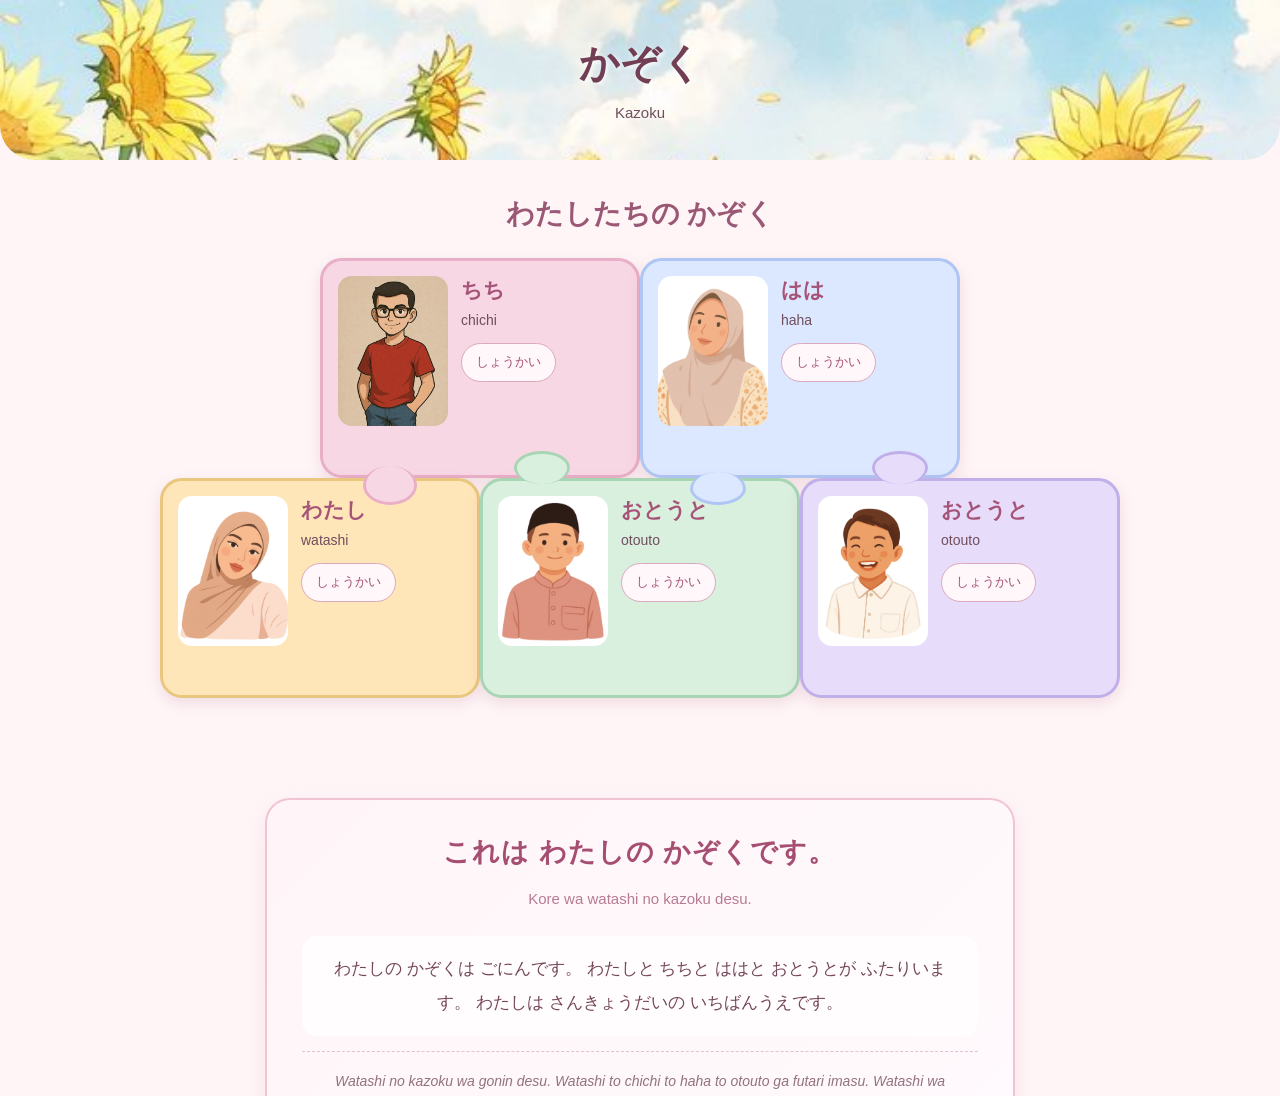
<file: index.html>
<!DOCTYPE html>
<html lang="id">
<head>
    <meta charset="UTF-8">
    <meta http-equiv="refresh" content="0; url=silsilah_keluarga/index.html">
    <title>Silsilah Keluarga</title>
</head>
<body>
    <p>Membuka website silsilah keluarga...</p>
    <a href="silsilah-keluarga/index.html">Klik di sini jika tidak terbuka.</a>
</body>
</html>
</file>
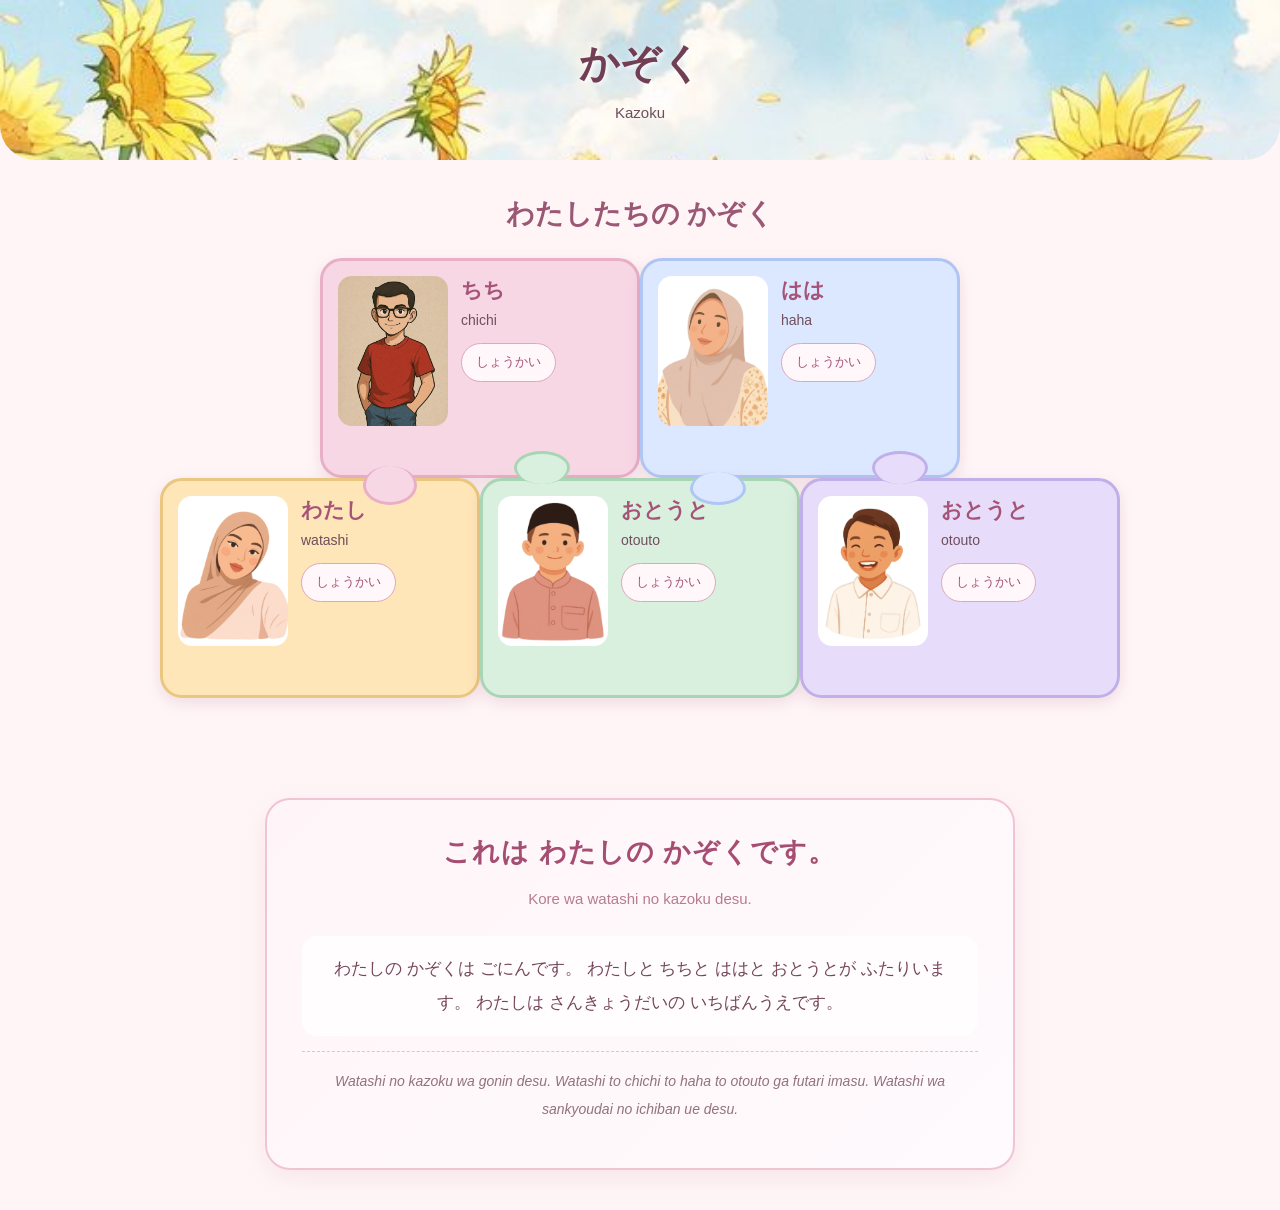
<file: silsilah_keluarga/index.html>
<!DOCTYPE html>
<html lang="id">
<head>
    <meta charset="UTF-8">
    <meta name="viewport" content="width=device-width, initial-scale=1.0">
    <title>kazoku</title>
    <link rel="stylesheet" href="style.css">
</head>
<body>

    <header class="header">
        <h1>かぞく</h1>
        <p>Kazoku</p>
    </header>

    <main class="diagram">
        <h2>わたしたちの かぞく</h2>

        <!-- BAGIAN ORANG TUA -->
        <div class="orangtua">

            <!-- AYAH: BAJU MERAH -->
            <div class="anggota">
                <img src="foto/ayah.jpeg" alt="Foto Ayah">

                <div class="detail">
                    <h3>ちち</h3>
                    <h4>chichi</h4>

                    <button class="btn-deskripsi"
                        onclick="toggleDeskripsi(this)">
                        しょうかい
                    </button>

                    <div class="deskripsi-lengkap" style="display: none;">
                        <p>あかい ふくを きている ひとは ちちです。かっこよくて、やさしいです。</p>
                        <p>Romaji: Akai fuku o kite iru hito wa chichi desu. Kakkoyokute, yasashii desu.</p>
                        <p>Arti: Orang yang memakai baju merah itu ayah. Dia keren dan baik hati.</p>
                    </div>
                </div>
            </div>

            <!-- IBU: BAJU KUNING -->
            <div class="anggota">
                <img src="foto/mak.png" alt="Foto Ibu">

                <div class="detail">
                    <h3>はは</h3>
                    <h4>haha</h4>

                    <button class="btn-deskripsi"
                        onclick="toggleDeskripsi(this)">
                        しょうかい
                    </button>

                    <div class="deskripsi-lengkap" style="display: none;">
                        <p>きいろい ふくを きている ひとは ははです。きれいで、がまんづよいです。</p>
                        <p>Romaji: Kiiroi fuku o kite iru hito wa haha desu. Kirei de, gamanzuyoi desu.</p>
                        <p>Arti: Orang yang memakai baju kuning itu ibu. Dia cantik dan sabar.</p>
                    </div>
                </div>
            </div>

        </div>


        <!-- BAGIAN ANAK-ANAK -->
        <div class="anak-anak">

            <!-- ANAK PERTAMA: AKU, BAJU PINK -->
            <div class="anggota">
                <img src="foto/me.png" alt="Foto Aku">

                <div class="detail">
                    <h3>わたし</h3>
                    <h4>watashi</h4>

                    <button class="btn-deskripsi"
                        onclick="toggleDeskripsi(this)">
                        しょうかい
                    </button>

                    <div class="deskripsi-lengkap" style="display: none;">
                        <p>ピンクの ふくを きている ひとは わたしです。かわいくて、あかるいです。</p>
                        <p>Romaji: Pinku no fuku o kite iru hito wa watashi desu. Kawaikute, akarui desu.</p>
                        <p>Arti: Orang yang memakai baju pink itu aku. Aku cantik dan ceria.</p>
                    </div>
                </div>
            </div>


            <!-- ANAK KEDUA: BAJU COKELAT -->
            <div class="anggota">
                <img src="foto/imam.png" alt="Foto Adik Pertama">

                <div class="detail">
                    <h3>おとうと</h3>
                    <h4>otouto</h4>

                    <button class="btn-deskripsi"
                        onclick="toggleDeskripsi(this)">
                        しょうかい
                    </button>

                    <div class="deskripsi-lengkap" style="display: none;">
                        <p>ちゃいろの ふくを きている ひとは いちばんめの おとうとです。がまんづよくて、あたまがいいです。</p>
                        <p>Romaji: Chairo no fuku o kite iru hito wa ichibanme no otouto desu. Gamanzuyokute, atama ga ii desu.</p>
                        <p>Arti: Orang yang memakai baju cokelat itu adik laki-lakiku yang pertama. Dia penyabar dan pintar.</p>
                    </div>
                </div>
            </div>


            <!-- ANAK KETIGA: BAJU PUTIH -->
            <div class="anggota">
                <img src="foto/nafi.png" alt="Foto Adik Kedua">

                <div class="detail">
                    <h3>おとうと</h3>
                    <h4>otouto</h4>

                    <button class="btn-deskripsi"
                        onclick="toggleDeskripsi(this)">
                        しょうかい
                    </button>

                    <div class="deskripsi-lengkap" style="display: none;">
                        <p>しろい ふくを きている ひとは おとうとです。かっこよくて、おしゃべりです。</p>
                        <p>Romaji: Shiroi fuku o kite iru hito wa otouto desu. Kakkoyokute, oshaberi desu.</p>
                        <p>Arti: Orang yang memakai baju putih itu adik laki-lakiku. Dia ganteng dan cerewet.</p>
                    </div>
                </div>
            </div>

        </div>
    </main>



<section class="deskripsi">
    <h2>これは わたしの かぞくです。</h2>
    <h4>Kore wa watashi no kazoku desu.</h4>

    <p>
        わたしの かぞくは ごにんです。
        わたしと ちちと ははと おとうとが ふたりいます。
        わたしは さんきょうだいの いちばんうえです。
    </p>

    <p>
        Watashi no kazoku wa gonin desu.
        Watashi to chichi to haha to otouto ga futari imasu.
        Watashi wa sankyoudai no ichiban ue desu.
    </p>
</section>


    <script>
        function toggleDeskripsi(button) {
            const deskripsi = button.nextElementSibling;

            if (deskripsi.style.display === "none") {
                deskripsi.style.display = "block";
                button.textContent = "とじる";
            } else {
                deskripsi.style.display = "none";
                button.textContent = "♡ しょうかい";
            }
        }
    </script>

</body>
</html>
</file>
<file: silsilah_keluarga/style.css>
/* =========================
   1. PENGATURAN DASAR
========================= */
* {
    margin: 0;
    padding: 0;
    box-sizing: border-box;
}

body {
    font-family: Arial, sans-serif;
    background-color: #fff5f7;
    color: #59434b;
    overflow-x: hidden;
}

img {
    max-width: 100%;
}

/* =========================
   2. HEADER
========================= */
.header {
    min-height: 160px;
    background-image: url("foto/bc2.jpeg");
    background-size: cover;
    background-position: center;
    background-repeat: no-repeat;
    display: flex;
    flex-direction: column;
    justify-content: center;
    align-items: center;
    text-align: center;
    padding: 20px;
    border-radius: 0 0 35px 35px;
    overflow: hidden;
}

.header h1 {
    font-family: Georgia, serif;
    font-size: 40px;
    color: #713e54;
    margin-bottom: 10px;
    text-shadow: 2px 2px 5px white;
}

.header p {
    font-size: 15px;
    color: #704e5d;
    text-shadow: 1px 1px 3px white;
    line-height: 1.6;
}

/* =========================
   3. BAGIAN DIAGRAM
========================= */
.diagram {
    width: 100%;
    padding: 35px 20px;
    text-align: center;
    background: #fff5f7;
}

.diagram h2 {
    font-family: Georgia, serif;
    font-size: 28px;
    color: #9b5875;
    margin-bottom: 25px;
}

/* Orang tua */
.orangtua {
    display: flex;
    justify-content: center;
    align-items: stretch;
    gap: 0;
    margin-bottom: 0;
}

/* Anak-anak: tiga kolom sejajar */
.anak-anak {
    display: flex;
    flex-direction: row;
    justify-content: center;
    align-items: stretch;
    gap: 0;
    margin-top: 0;
    position: relative;
}

/* =========================
   4. CARD KELUARGA
========================= */
.anggota {
    width: 320px;
    min-width: 0;
    min-height: 220px;
    flex-shrink: 1;
    padding: 15px;
    border: 3px solid #f3cddd;
    border-radius: 22px;
    box-shadow: 0 5px 15px rgba(150, 80, 110, 0.15);
    transition: transform 0.3s ease;
    display: flex;
    flex-direction: row;
    align-items: flex-start;
    gap: 13px;
    position: relative;
}

.anggota:hover {
    transform: translateY(-4px);
}

.anggota img {
    width: 110px;
    height: 150px;
    flex-shrink: 0;
    object-fit: cover;
    border-radius: 14px;
}

.detail {
    flex: 1;
    min-width: 0;
    text-align: left;
}

.anggota h3 {
    font-size: 21px;
    color: #a65378;
    margin-bottom: 5px;
    overflow-wrap: anywhere;
}

.anggota h4 {
    font-size: 14px;
    font-weight: normal;
    color: #704e5d;
    margin-top: 5px;
    line-height: 1.6;
    overflow-wrap: anywhere;
}

/* =========================
   5. INFORMASI ANGGOTA
========================= */
.info {
    margin-top: 12px;
    text-align: left;
    border-top: 1px solid #f1d1dd;
    padding-top: 12px;
}

.info-item {
    display: flex;
    align-items: flex-start;
    gap: 8px;
    margin-bottom: 12px;
}

.ikon {
    min-width: 24px;
    font-size: 18px;
}

.info-item p {
    font-size: 13px;
    line-height: 1.5;
    margin-bottom: 4px;
    overflow-wrap: anywhere;
}

.info-item .label {
    color: #92536e;
    font-weight: bold;
}

.info-item .isi {
    color: #59434b;
}

/* =========================
   6. TOMBOL PERKENALAN
========================= */
.btn-deskripsi {
    display: inline-block;
    max-width: 100%;
    background-color: #fff7fa;
    color: #a65378;
    border: 1px solid #dba9bd;
    border-radius: 20px;
    padding: 9px 14px;
    margin-top: 12px;
    font-size: 13px;
    line-height: 1.4;
    cursor: pointer;
    overflow-wrap: anywhere;
    transition: background-color 0.3s ease,
                color 0.3s ease;
}

.btn-deskripsi:hover {
    background-color: #a65378;
    color: white;
}

/* =========================
   7. WARNA PUZZLE KELUARGA
========================= */

/* Ayah */
.orangtua .anggota:first-child {
    background-color: #F8D7E5;
    border-color: #E8AFC7;
}

/* Ibu */
.orangtua .anggota:last-child {
    background-color: #DCE8FF;
    border-color: #AFC6F5;
}

/* Anak pertama */
.anak-anak .anggota:nth-child(1) {
    background-color: #FFE6B8;
    border-color: #EAC77F;
}

/* Anak kedua */
.anak-anak .anggota:nth-child(2) {
    background-color: #D9F0DF;
    border-color: #A8D6B5;
}

/* Anak ketiga */
.anak-anak .anggota:nth-child(3) {
    background-color: #E7DDFB;
    border-color: #C1AFE9;
}

/* =========================
   8. LEKUKAN PUZZLE
   KODE ASLI KAMU
========================= */

.orangtua .anggota {
    position: relative;
    overflow: visible;
}

.anak-anak {
    position: relative;
}

/* Lekukan puzzle Ayah */
.orangtua .anggota:first-child {
    position: relative;
    overflow: visible;
}

.orangtua .anggota:first-child::after {
    content: "";
    position: absolute;
    width: 48px;
    height: 36px;
    bottom: -30px;
    right: 70%;
    background: #F8D7E5;
    border: 3px solid #E8AFC7;
    border-top: none;
    border-radius: 50%;
    z-index: 3;
    pointer-events: none;
}

/* Tonjolan puzzle anak kedua */
.anak-anak .anggota:nth-child(2) {
    position: relative;
    overflow: visible;
}

.anak-anak .anggota:nth-child(2)::after {
    content: "";
    position: absolute;
    width: 50px;
    height: 30px;
    top: -30px;
    left: 10%;
    background: #D9F0DF;
    border: 3px solid #A8D6B5;
    border-bottom: none;
    border-radius: 50%;
    z-index: 5;
    pointer-events: none;
}

/* Lekukan puzzle Ibu */
.orangtua .anggota:last-child {
    position: relative;
    overflow: visible;
}

.orangtua .anggota:last-child::before {
    content: "";
    position: absolute;
    width: 50px;
    height: 30px;
    bottom: -30px;
    left: 15%;
    background: #DCE8FF;
    border: 3px solid #AFC6F5;
    border-top: none;
    border-radius: 50%;
    z-index: 3;
    pointer-events: none;
}

/* Tonjolan anak ketiga di kiri atas */
.anak-anak .anggota:nth-child(3)::before {
    content: "";
    position: absolute;
    width: 50px;
    height: 30px;
    top: -30px;
    left: 22%;
    background: #E7DDFB;
    border: 3px solid #C1AFE9;
    border-bottom: none;
    border-radius: 50%;
    z-index: 5;
    pointer-events: none;
}

/* =========================
   9. DESKRIPSI KELUARGA
========================= */
.deskripsi {
    width: calc(100% - 40px);
    max-width: 750px;
    margin: 65px auto 40px;
    padding: 30px 35px;
    background: linear-gradient(135deg, #fff5f8, #fffafd);
    border: 2px solid #f0c4d5;
    border-radius: 25px;
    box-shadow: 0 8px 25px rgba(190, 120, 150, 0.12);
    text-align: center;
}

.deskripsi h2 {
    color: #a64d72;
    font-size: 27px;
    line-height: 1.7;
    letter-spacing: 1px;
    margin-bottom: 10px;
}

.deskripsi h4 {
    color: #b77b92;
    font-size: 15px;
    font-weight: 500;
    line-height: 1.7;
    margin-bottom: 25px;
    overflow-wrap: anywhere;
}

.deskripsi p {
    color: #654b56;
    font-size: 16px;
    line-height: 2;
    margin: 15px 0;
    overflow-wrap: anywhere;
}

.deskripsi p:first-of-type {
    color: #75465a;
    font-size: 17px;
    line-height: 2;
    padding: 16px;
    background-color: rgba(255, 255, 255, 0.75);
    border-radius: 15px;
}

.deskripsi p:last-of-type {
    font-size: 14px;
    color: #92727f;
    font-style: italic;
    border-top: 1px dashed #e8bfd0;
    padding-top: 15px;
}

/* =========================
   10. TABLET / LAPTOP KECIL
========================= */
@media (min-width: 601px) and (max-width: 1050px) {
    .diagram {
        padding: 30px 12px;
    }

    .anggota {
        width: 30vw;
        padding: 12px;
        gap: 10px;
    }

    .anggota img {
        width: 95px;
        height: 135px;
    }

    .anggota h3 {
        font-size: 19px;
    }

    .anggota h4 {
        font-size: 13px;
    }

    .btn-deskripsi {
        padding: 8px 10px;
        font-size: 12px;
    }
}

/* =========================
   11. TAMPILAN HP
========================= */
@media (max-width: 600px) {
    .header {
        min-height: 135px;
        padding: 20px 12px;
        border-radius: 0 0 25px 25px;
    }

    .header h1 {
        font-size: 30px;
    }

    .header p {
        font-size: 13px;
    }

    .diagram {
        padding: 25px 8px;
        overflow: visible;
    }

    .diagram h2 {
        font-size: 22px;
        margin-bottom: 22px;
    }

    /* Orang tua: dua kolom */
    .orangtua {
        display: grid;
        grid-template-columns: repeat(2, minmax(0, 1fr));
        gap: 10px;
        margin-bottom: 20px;
    }

    /* Anak: tiga kolom */
    .anak-anak {
        display: grid;
        grid-template-columns: repeat(3, minmax(0, 1fr));
        gap: 5px;
    }

    .anggota {
        width: 100%;
        min-width: 0;
        min-height: 0;
        padding: 7px;
        gap: 0;
        display: flex;
        flex-direction: column;
        align-items: stretch;
        border-width: 2px;
        border-radius: 13px;
    }

    .anggota img {
        display: block;
        width: 100%;
        height: 105px;
        flex-shrink: 0;
        object-fit: cover;
        border-radius: 9px;
        margin-bottom: 8px;
    }

    .detail {
        width: 100%;
        min-width: 0;
        text-align: center;
    }

    .anggota h3 {
        font-size: 15px;
        line-height: 1.4;
        margin-bottom: 4px;
    }

    .anggota h4 {
        font-size: 11px;
        line-height: 1.5;
        margin-top: 4px;
    }

    .btn-deskripsi {
        display: block;
        width: 100%;
        padding: 7px 2px;
        margin-top: 8px;
        font-size: 10px;
        line-height: 1.4;
        white-space: normal;
    }

    .info {
        margin-top: 9px;
        padding-top: 8px;
    }

    .info-item {
        gap: 5px;
    }

    .info-item p {
        font-size: 10px;
    }

    .ikon {
        min-width: 16px;
        font-size: 13px;
    }

    /*
       Puzzle tidak disembunyikan di HP.
       Bentuk dan arah mengikuti kode asli.
    */
    .orangtua .anggota:first-child::after {
        width: 34px;
        height: 26px;
        bottom: -23px;
        right: 70%;
    }

    .orangtua .anggota:last-child::before {
        width: 34px;
        height: 24px;
        bottom: -22px;
        left: 15%;
    }

    .anak-anak .anggota:nth-child(2)::after {
        width: 32px;
        height: 23px;
        top: -22px;
        left: 10%;
    }

    .anak-anak .anggota:nth-child(3)::before {
        width: 32px;
        height: 23px;
        top: -22px;
        left: 22%;
    }

    .deskripsi {
        width: calc(100% - 16px);
        margin: 30px auto 25px;
        padding: 22px 14px;
        border-radius: 20px;
    }

    .deskripsi h2 {
        font-size: 21px;
        line-height: 1.6;
        letter-spacing: 0;
    }

    .deskripsi h4 {
        font-size: 12px;
        line-height: 1.7;
        margin-bottom: 18px;
    }

    .deskripsi p {
        font-size: 13px;
        line-height: 1.9;
        text-align: center;
    }

    .deskripsi p:first-of-type {
        font-size: 14px;
        line-height: 1.9;
        padding: 12px 9px;
    }

    .deskripsi p:last-of-type {
        font-size: 11px;
        padding-top: 12px;
    }
}

/* =========================
   12. HP SANGAT KECIL
========================= */
@media (max-width: 360px) {
    .header h1 {
        font-size: 26px;
    }

    .diagram {
        padding-right: 6px;
        padding-left: 6px;
    }

    .orangtua {
        gap: 8px;
    }

    .anak-anak {
        gap: 4px;
    }

    .anggota {
        padding: 5px;
        border-radius: 11px;
    }

    .anggota img {
        height: 90px;
    }

    .anggota h3 {
        font-size: 13px;
    }

    .anggota h4 {
        font-size: 10px;
    }

    .btn-deskripsi {
        font-size: 9px;
        padding: 6px 1px;
    }
}

/* Anak tetap tiga kolom pada HP kecil */
@media (max-width: 300px) {
    .orangtua {
        grid-template-columns: repeat(2, minmax(0, 1fr));
    }

    .anak-anak {
        grid-template-columns: repeat(3, minmax(0, 1fr));
    }

    .anggota {
        width: 100%;
        max-width: none;
        margin: 0;
    }

    .anggota img {
        height: 75px;
    }
}
</file>
